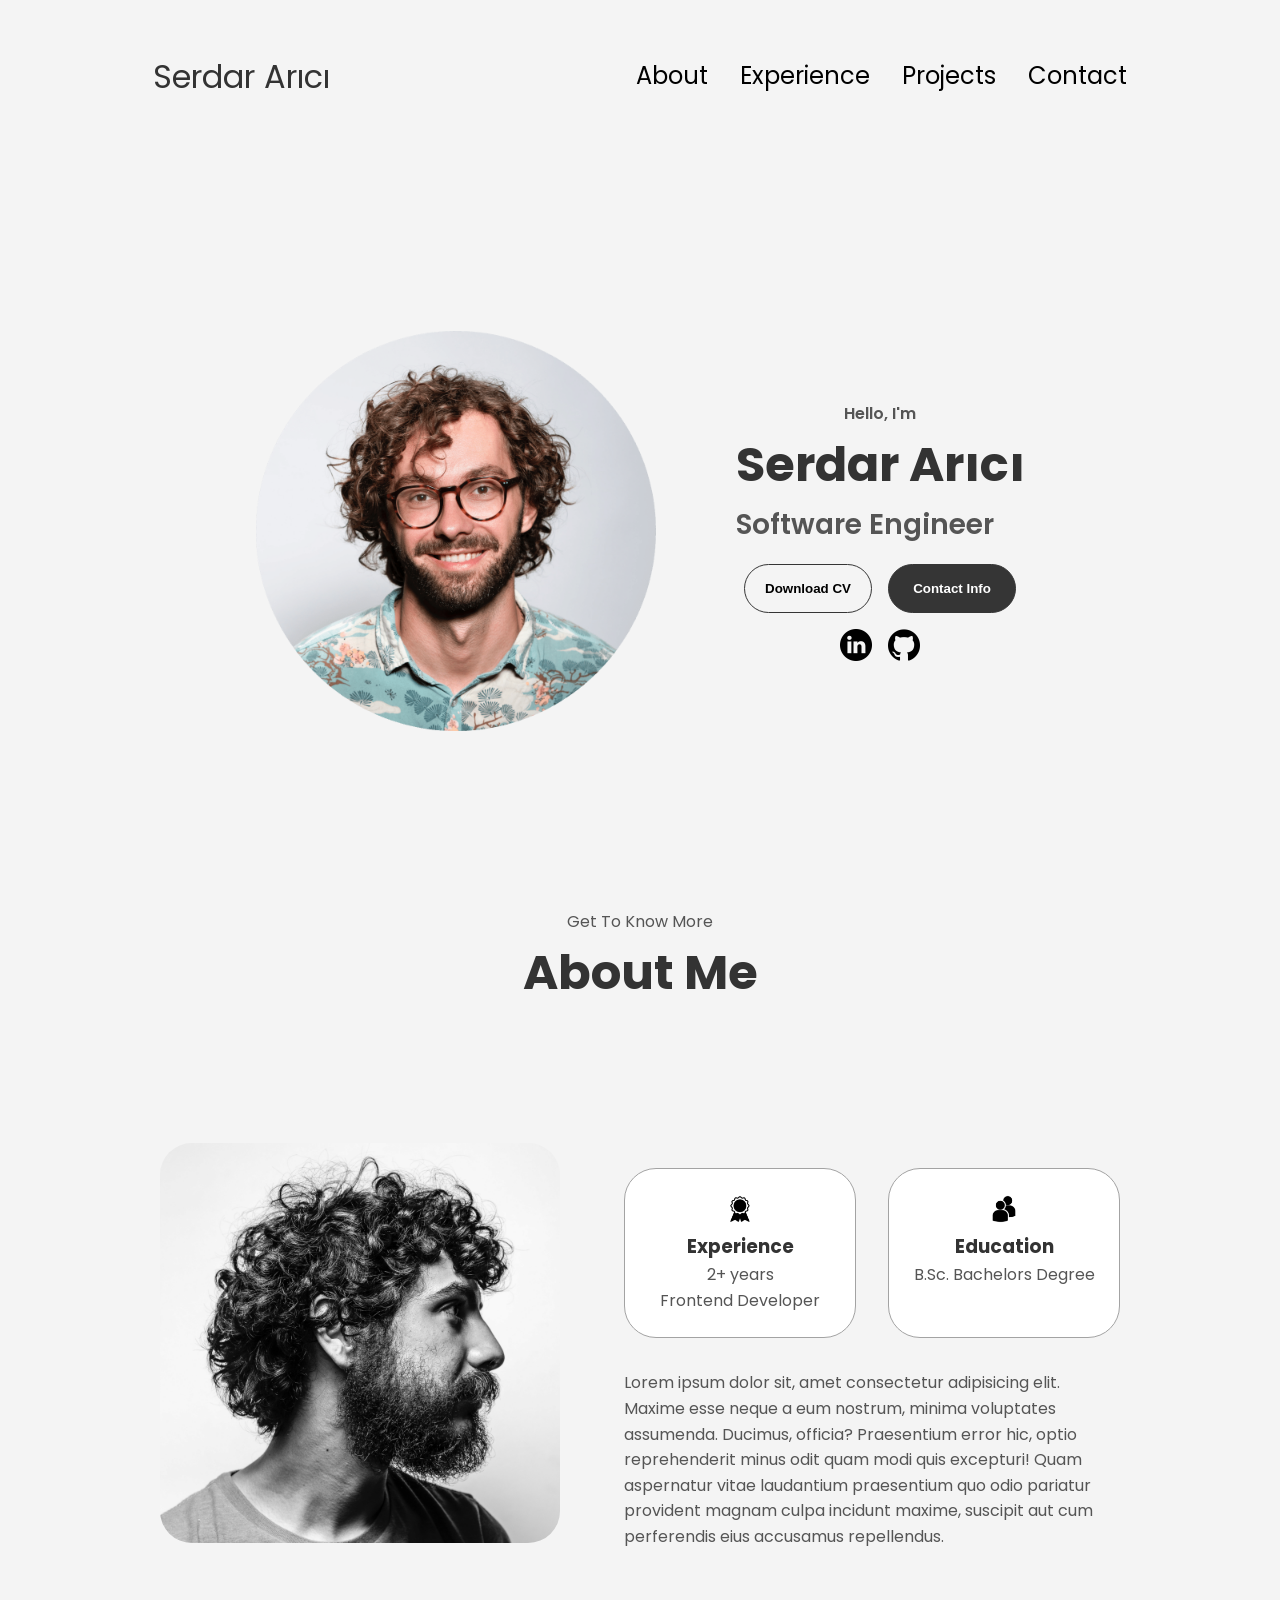
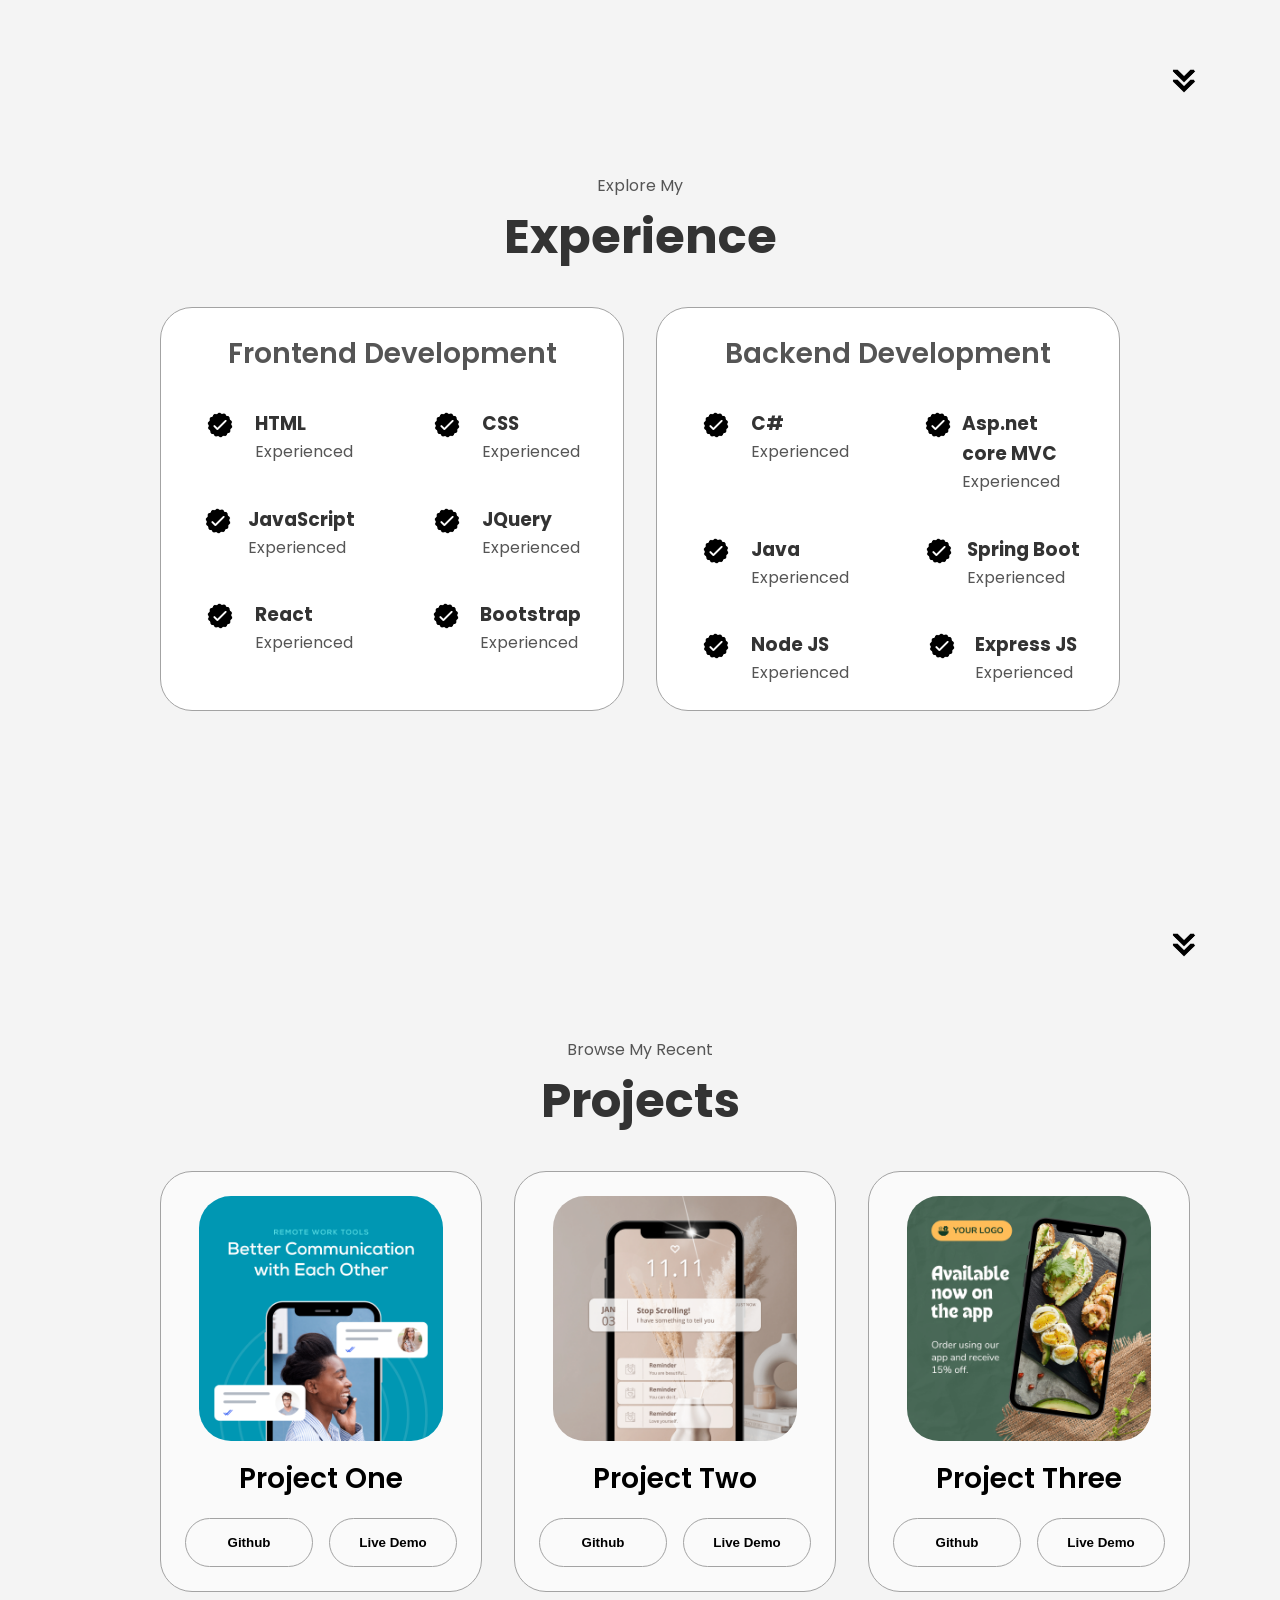
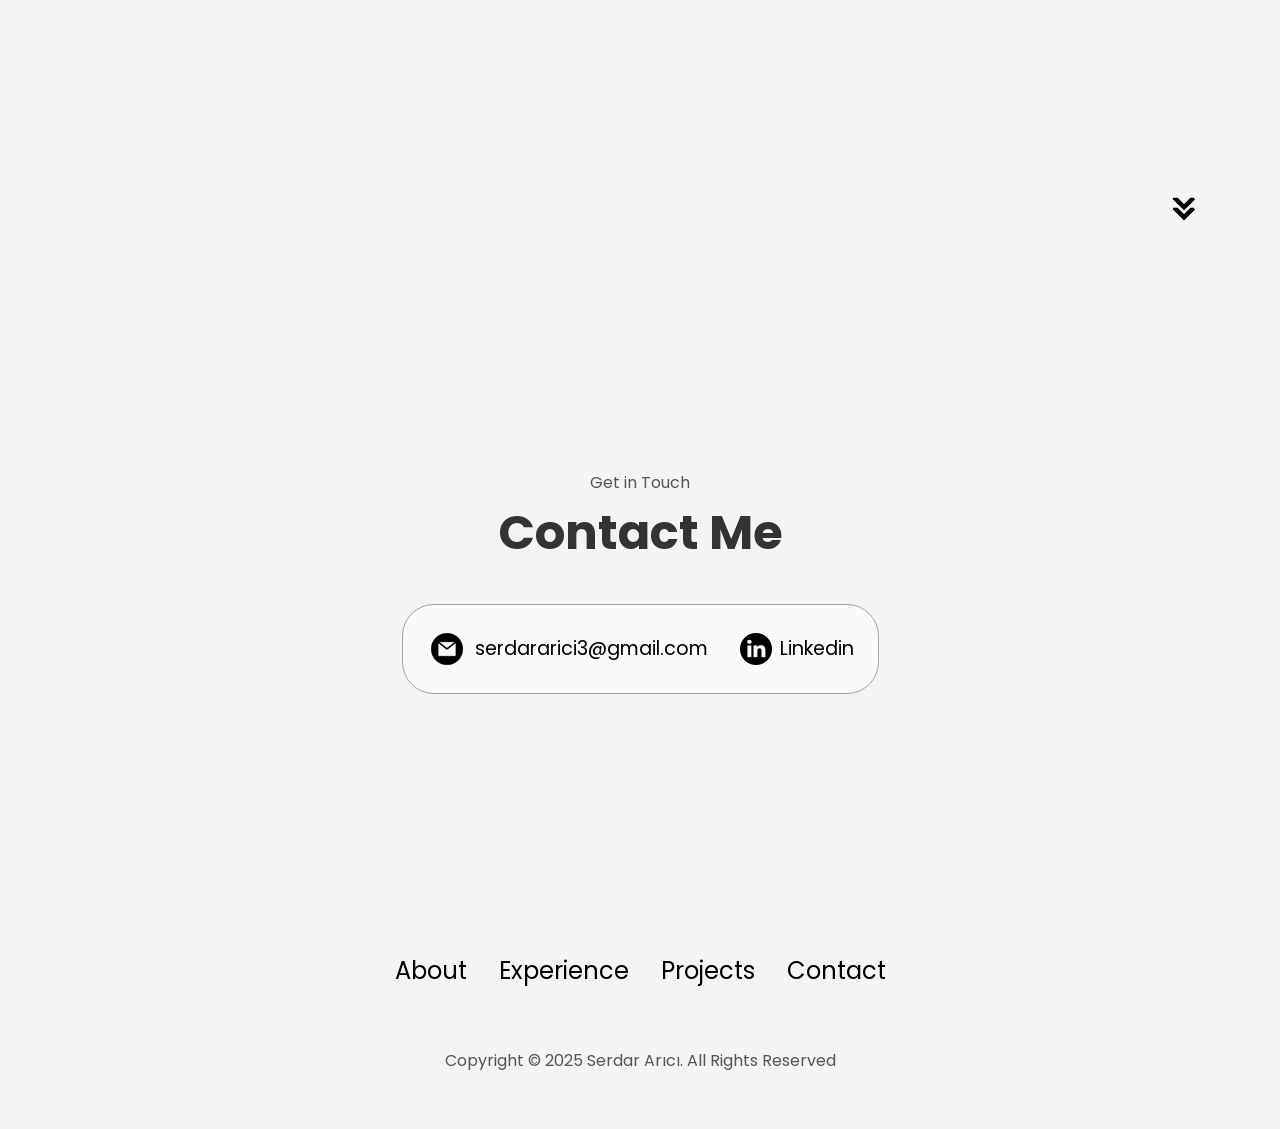
<file: index.html>
<!DOCTYPE html>
<html lang="en">
<head>
    <meta charset="UTF-8">
    <meta name="viewport" content="width=device-width, initial-scale=1.0">
    <title>Serdar Arıcı</title>
    <link rel="stylesheet" href="styles.css">
    <link rel="stylesheet" href="mediaqueries.css">
</head>
<body>

    <nav id="desktop-nav">
        <div class="logo">Serdar Arıcı</div>
        <div>
            <ul class="nav-links">
                <li><a href="#about">About</a></li>
                <li><a href="#experience">Experience</a></li>
                <li><a href="#projects">Projects</a></li>
                <li><a href="#contact">Contact</a></li>
            </ul>
        </div>
    </nav>
    <nav id="hamburger-nav">
        <div class="logo">Serdar Arıcı</div>
        <div class="hamburger-menu">
            <div class="hamburger-icon" onclick="toggleMenu()">
                <span></span>
                <span></span>
                <span></span>
            </div>
            <div class="menu-links">
                <li><a href="#about" onclick="toggleMenu()">About</a></li>
                <li><a href="#experience" onclick="toggleMenu()">Experience</a></li>
                <li><a href="#projects" onclick="toggleMenu()">Projects</a></li>
                <li><a href="#contact" onclick="toggleMenu()">Contact</a></li>
            </div>
        </div>
    </nav>
    <section id="profile">
        <div class="section__pic-container">
            <img src="./assets/profile-pic.png " alt="Serdar Arıcı Profile Picture">
        </div>
        <div class="section__text">
            <p class="section__text__p1">Hello, I'm</p>
            <h1 class="title">Serdar Arıcı</h1>
            <p class="section__text__p2">Software Engineer</p>
            <div class="btn-container">
                <button class="btn btn-color-2" onclick="window.open('./assets/resume-example.pdf')">Download CV</button>
                <button class="btn btn-color-1" onclick="location.href='./#contact'">Contact Info</button>
            </div>
            <div id="socials-container">
                <img src="./assets/linkedin.png" alt="My Linkedin Profile"
                class="icon" onclick="window.open('https://linkedin.com/in/serdararici', '_blank')">
                <img src="./assets/github.png" alt="My Github Profile"
                class="icon" onclick="window.open('https://github.com/serdararici', '_blank')">
            </div>


        </div>
    </section>
    <section id="about">
        <p class="section__text__p1">Get To Know More</p>
        <h1 class="title">About Me</h1>
        <div class="section-container">
            <div class="section__pic-container">
                <img src="assets/about-pic.png" alt="Profile Picture" class="about-pic">
            </div>
            <div class="about-details-container">
                <div class="about-containers">
                    <div class="details-container">
                        <img src="assets/experience.png" alt="Experience Icon" class="icon">
                        <h3>Experience</h3>
                        <p>2+ years <br />Frontend Developer</p>
                    </div>
                    <div class="details-container">
                        <img src="assets/education.png" alt="Education Icon" class="icon">
                        <h3>Education</h3>
                        <p>B.Sc. Bachelors Degree</p>
                    </div>
                </div>
                <div class="text-container">
                    <p>
                        Lorem ipsum dolor sit, amet consectetur adipisicing elit. Maxime esse neque a eum nostrum, minima voluptates assumenda. Ducimus, officia? Praesentium error hic, optio reprehenderit minus odit quam modi quis excepturi! Quam aspernatur vitae laudantium praesentium quo odio pariatur provident magnam culpa incidunt maxime, suscipit aut cum perferendis eius accusamus repellendus.
                    </p>
                </div>
            </div>
            <img src="assets/arrow.png" alt="Arrow Icon" class="icon arrow" onclick= "location.href= './#experience'">
        </div>

    </section>
    <section id="experience">
        <p class="section__text__p1">Explore My</p>
        <h1 class="title">Experience</h1>
        <div class="experience-details-container">
            <div class="about-containers">
                <div class="details-container">
                    <h2 class="experience-sub-title">Frontend Development</h2>
                    <div class="article-container">
                        <article>
                            <img src="./assets/checkmark.png" alt="Experience Icon"
                            class="icon">
                            <div>
                                <h3>HTML</h3>
                                <p>Experienced</p>
                            </div>
                        </article>
                        <article>
                            <img src="./assets/checkmark.png" alt="Experience Icon"
                            class="icon">
                            <div>
                                <h3>CSS</h3>
                                <p>Experienced</p>
                            </div>
                        </article>
                        <article>
                            <img src="./assets/checkmark.png" alt="Experience Icon"
                            class="icon">
                            <div>
                                <h3>JavaScript</h3>
                                <p>Experienced</p>
                            </div>
                        </article>
                        <article>
                            <img src="./assets/checkmark.png" alt="Experience Icon"
                            class="icon">
                            <div>
                                <h3>JQuery</h3>
                                <p>Experienced</p>
                            </div>
                        </article>
                        <article>
                            <img src="./assets/checkmark.png" alt="Experience Icon"
                            class="icon">
                            <div>
                                <h3>React</h3>
                                <p>Experienced</p>
                            </div>
                        </article>
                        <article>
                            <img src="./assets/checkmark.png" alt="Experience Icon"
                            class="icon">
                            <div>
                                <h3>Bootstrap</h3>
                                <p>Experienced</p>
                            </div>
                        </article>
                    </div>
                </div>
                <div class="details-container">
                    <h2 class="experience-sub-title">Backend Development</h2>
                    <div class="article-container">
                        <article>
                            <img src="./assets/checkmark.png" alt="Experience Icon"
                            class="icon">
                            <div>
                                <h3>C#</h3>
                                <p>Experienced</p>
                            </div>
                        </article>
                        <article>
                            <img src="./assets/checkmark.png" alt="Experience Icon"
                            class="icon">
                            <div>
                                <h3>Asp.net core MVC</h3>
                                <p>Experienced</p>
                            </div>
                        </article>
                        <article>
                            <img src="./assets/checkmark.png" alt="Experience Icon"
                            class="icon">
                            <div>
                                <h3>Java</h3>
                                <p>Experienced</p>
                            </div>
                        </article>
                        <article>
                            <img src="./assets/checkmark.png" alt="Experience Icon"
                            class="icon">
                            <div>
                                <h3>Spring Boot</h3>
                                <p>Experienced</p>
                            </div>
                        </article>
                        <article>
                            <img src="./assets/checkmark.png" alt="Experience Icon"
                            class="icon">
                            <div>
                                <h3>Node JS</h3>
                                <p>Experienced</p>
                            </div>
                        </article>
                        <article>
                            <img src="./assets/checkmark.png" alt="Experience Icon"
                            class="icon">
                            <div>
                                <h3>Express JS</h3>
                                <p>Experienced</p>
                            </div>
                        </article>
                    </div>
                </div>
            </div>
        </div>
        <img src="assets/arrow.png" alt="Arrow Icon" class="icon arrow" 
        onclick="location.href='./#projects'">
    </section>
    <section id="projects">
        <p class="section__text__p1">Browse My Recent</p>
        <h1 class="title">Projects</h1>
        <div class="experience-details-container">
            <div class="about-containers">
                <div class="details-container color-container">
                    <div class="article-container">
                        <img src="assets/project-1.png" alt="Project 1" class="project-img">
                    </div>
                    <h2 class="experience-sub-title project-title">Project One</h2>
                    <div class="btn-container">
                        <button class="btn btn-color-2 project-btn" onclick="window.open('https://github.com/serdararici/portfolio')">Github</button>
                        <button class="btn btn-color-2 project-btn" onclick="window.open('https://github.com/serdararici/portfolio')">Live Demo</button>
                    </div>
                </div>
                <div class="details-container color-container">
                    <div class="article-container">
                        <img src="assets/project-2.png" alt="Project 2" class="project-img">
                    </div>
                    <h2 class="experience-sub-title project-title">Project Two</h2>
                    <div class="btn-container">
                        <button class="btn btn-color-2 project-btn" onclick="window.open('https://github.com/serdararici/portfolio')">Github</button>
                        <button class="btn btn-color-2 project-btn" onclick="window.open('https://github.com/serdararici/portfolio')">Live Demo</button>
                    </div>
                </div>
                <div class="details-container color-container">
                    <div class="article-container">
                        <img src="assets/project-3.png" alt="Project 3" class="project-img">
                    </div>
                    <h2 class="experience-sub-title project-title">Project Three</h2>
                    <div class="btn-container">
                        <button class="btn btn-color-2 project-btn" onclick="window.open('https://github.com/serdararici/portfolio')">Github</button>
                        <button class="btn btn-color-2 project-btn" onclick="window.open('https://github.com/serdararici/portfolio')">Live Demo</button>
                    </div>
                </div>
            </div>

        <img src="assets/arrow.png" alt="Arrow Icon" class="icon arrow" onclick="location.href='./#projects'">
    </section>
    <section id="contact">
        <p class="section__text__p1">Get in Touch</p>
        <h1 class="title">Contact Me</h1>
        <div class="contact-info-upper-container">
            <div class="contact-info-container">
                <img src="./assets/email.png" alt="Email Icon"
                class="icon contact-icon email-icon">
                <p><a href="mailto:serdararici3@gmail.com">serdararici3@gmail.com</a>
                </p>
            </div>
            <div class="contact-info-container">
                <img src="./assets/linkedin.png" alt="Linkedin Icon"
                class="icon contact-icon">
                <p><a href="www.linkedin.com/in/serdararici">Linkedin</a>
                </p>
            </div>
        </div>
    </section>
    <footer>
        <nav>
            <div class="nav-links-container">
                <ul class="nav-links">
                    <li><a href="#about">About</a></li>
                    <li><a href="#experience">Experience</a></li>
                    <li><a href="#projects">Projects</a></li>
                    <li><a href="#contact">Contact</a></li>
                </ul>
            </div>
        </nav>
        <p>Copyright &#169; 2025 Serdar Arıcı. All Rights Reserved</p>
    </footer>

    <script src="script.js"></script>
</body>
</html>
</file>
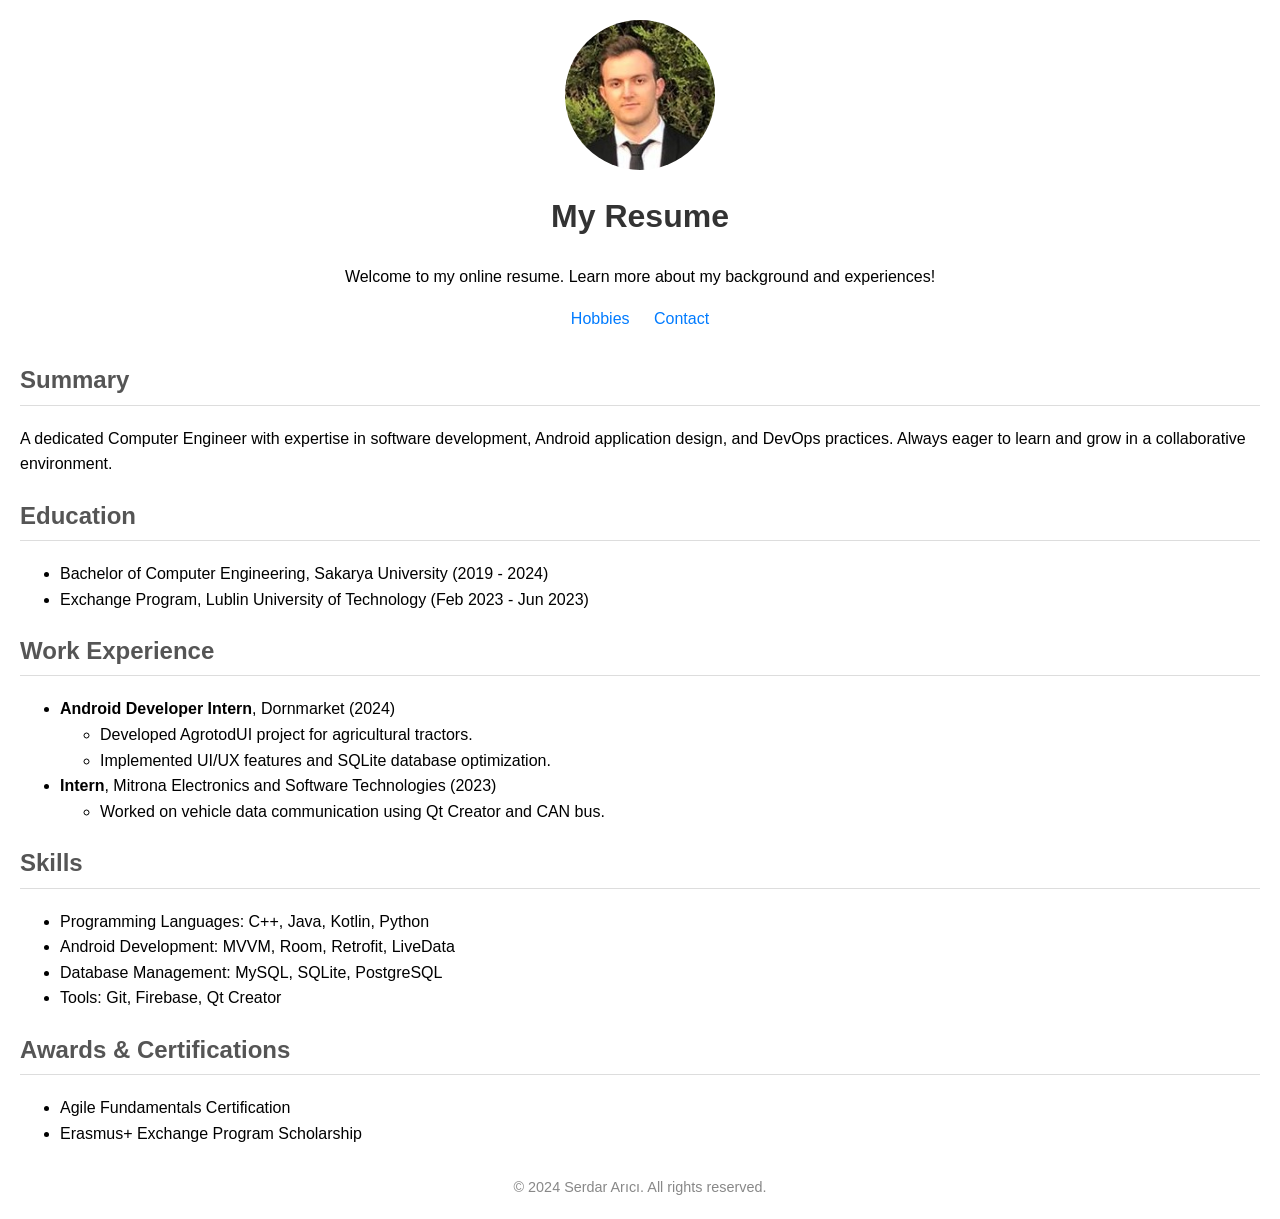
<file: public/myResume.html>
<!DOCTYPE html>
<html lang="en">
<head>
    <meta charset="UTF-8">
    <meta name="viewport" content="width=device-width, initial-scale=1.0">
    <title>My Resume</title>
    <style>
        body {
            font-family: Arial, sans-serif;
            line-height: 1.6;
            margin: 20px;
        }
        header {
            text-align: center;
            margin-bottom: 30px;
        }
        img {
            width: 150px;
            height: 150px;
            border-radius: 50%;
            display: block;
            margin: 0 auto;
        }
        h1 {
            color: #333;
        }
        h2 {
            color: #555;
            border-bottom: 1px solid #ddd;
            padding-bottom: 5px;
        }
        footer {
            margin-top: 30px;
            text-align: center;
            font-size: 0.9em;
            color: #888;
        }
        nav a {
            margin: 0 10px;
            text-decoration: none;
            color: #007BFF;
        }
        nav a:hover {
            text-decoration: underline;
        }
    </style>
</head>
<body>
    <header>
        <img src="../assets/images/profile.jpg" alt="Profile Photo">
        <h1>My Resume</h1>
        <p>Welcome to my online resume. Learn more about my background and experiences!</p>
        <nav>
            <a href="./hobbies.html">Hobbies</a>
            <a href="./contact.html">Contact</a>
        </nav>
    </header>

    <main>
        <section>
            <h2>Summary</h2>
            <p>A dedicated Computer Engineer with expertise in software development, Android application design, and DevOps practices. Always eager to learn and grow in a collaborative environment.</p>
        </section>

        <section>
            <h2>Education</h2>
            <ul>
                <li>Bachelor of Computer Engineering, Sakarya University (2019 - 2024)</li>
                <li>Exchange Program, Lublin University of Technology (Feb 2023 - Jun 2023)</li>
            </ul>
        </section>

        <section>
            <h2>Work Experience</h2>
            <ul>
                <li>
                    <strong>Android Developer Intern</strong>, Dornmarket (2024)
                    <ul>
                        <li>Developed AgrotodUI project for agricultural tractors.</li>
                        <li>Implemented UI/UX features and SQLite database optimization.</li>
                    </ul>
                </li>
                <li>
                    <strong>Intern</strong>, Mitrona Electronics and Software Technologies (2023)
                    <ul>
                        <li>Worked on vehicle data communication using Qt Creator and CAN bus.</li>
                    </ul>
                </li>
            </ul>
        </section>

        <section>
            <h2>Skills</h2>
            <ul>
                <li>Programming Languages: C++, Java, Kotlin, Python</li>
                <li>Android Development: MVVM, Room, Retrofit, LiveData</li>
                <li>Database Management: MySQL, SQLite, PostgreSQL</li>
                <li>Tools: Git, Firebase, Qt Creator</li>
            </ul>
        </section>

        <section>
            <h2>Awards & Certifications</h2>
            <ul>
                <li>Agile Fundamentals Certification</li>
                <li>Erasmus+ Exchange Program Scholarship</li>
            </ul>
        </section>
    </main>

    <footer>
        <p>&copy; 2024 Serdar Arıcı. All rights reserved.</p>
    </footer>
</body>
</html>
</file>
<file: styles.css>
/*GENERAL*/

/* Google Fonts */
@import url('https://fonts.googleapis.com/css2?family=Poppins:wght@300;400;500;600&display=swap');


* {
    margin: 0;
    padding: 0;
}

body {
    font-family: 'Poppins', sans-serif;
    background-color: #f4f4f4;
    color: #333;
    font-size: 16px;
    line-height: 1.6;
}

html {
    scroll-behavior: smooth !important;
}

p {
    color: rgb(85, 85, 85);
}

/*TRANSITION*/

a, .btn {
    transition: all 0.3s ease;
}

/*DESKTOP NAV*/

nav, .nav-links {
    display: flex;
}

nav {
    justify-content: space-around;
    align-items: center;
    height: 17vh;
}

.nav-links {
    gap: 2rem;
    list-style: none;
    font-size: 1.5rem;
}

a {
    color: black;
    text-decoration: none;
    text-decoration-color: white;
}

a:hover {
    color: grey;
    text-decoration: underline;
    text-underline-offset: 1rem;
    text-decoration-color: rgb(181, 181, 181);
}

.logo {
    font-size: 2rem;
}

.logo:hover {
    cursor: default;
}

/*HAMBURGER MENU*/
#hamburger-nav {
    display: none;
}

.hamburger-menu {
    position: relative;
    display: inline-block;
}

.hamburger-icon {
    display: flex;
    flex-direction: column;
    justify-content: space-between;
    height: 24px;
    width: 30px;
    cursor: pointer;
}

.hamburger-icon span {
    display: block;
    height: 2px;
    width: 100%;
    background-color: black;
    border-radius: 5px;
    transition: all 0.3s ease-in-out;
}

.menu-links {
    position: absolute;
    top: 100%;
    right: 0;
    background-color: white;
    width: fit-content;
    max-height: 0;
    overflow: hidden;
    transition: all 0.3s ease-in-out;
}

.menu-links a {
    display: block;
    padding: 10px;
    text-align: center;
    font-size: 1.5rem;
    color: black;
    text-decoration: none;
    transition: all 0.3s ease-in-out;
}

.menu-links li {
    list-style: none;
}

.menu-links.open {
    max-height: 300px;
}

.hamburger-icon.open span:first-child {
    transform: rotate(45deg) translate(10px, 5px);
}

.hamburger-icon.open span:nth-child(2) {
    opacity: 0;
}

.hamburger-icon.open span:last-child {
    transform: rotate(-45deg) translate(10px, -5px);
}

.hamburger-icon span:first-child {
    transform: none;
}

.hamburger-icon span:first-child {
    opacity: 1;
}

.hamburger-icon span:first-child {
    transform: none;
}

/*SECTIONS*/

section {
    padding-top: 4vh;
    height: 96vh;
    margin: 0 10rem;
    box-sizing: border-box;
    min-height: fit-content;
}

.section-container {
    display: flex;
}

/*PROFİLE SECTİON*/

#profile {
    display: flex;
    justify-content: center;
    gap: 5rem;
    height: 80vh;
}

.section__pic-container {
    display: flex;
    height: 400px;
    width: 400px;
    margin: auto 0;
}

.section__text {
    align-self: center;
}

.section__text p {
    font-weight: 600;
}

.section__text__p1 {
    text-align: center;
}

.section__text__p2 {
    font-size: 1.75rem;
    margin-bottom: 1rem;
}

.title {
    font-size: 3rem;
    text-align: center;
}

#socials-container {
    display: flex;
    justify-content: center;
    margin-top: 1rem;
    gap: 1rem;
}

/*ICONS*/

.icon {
    cursor: pointer;
    height: 2rem;
}

/*BUTTONS*/

.btn-container {
    display: flex;
    justify-content: center;
    gap: 1rem;
}

.btn {
    font-weight: 600;
    transition: all 300ms ease;
    padding: 1rem;
    width: 8rem;
    border-radius: 2rem;
}

.btn-color-1, .btn-color-2 {
    border: rgb(53, 53, 53) 0.1rem solid;
}

.btn-color-1:hover, .btn-color-2:hover {
    cursor: pointer;
}

.btn-color-1, .btn-color-2:hover {
    background: rgb(53, 53, 53);
    color: white;
}

.btn-color-2 {
    background: none;
}

.btn-color-2:hover {
    border: rgb(255, 255, 255) 0.1rem solid;
}

.btn-container {
    gap: 1rem;
}

/* ABOUT SECTION */

#about {
    position: relative;
}

.about-containers {
    gap: 2rem;
    margin-bottom: 2rem;
    margin-top: 2rem;
}

.about-details-container {
    justify-content: center;
    flex-direction: column;
}

.about-containers,
.about-details-container {
    display: flex;
}

.about-pic {
    border-radius: 2rem;
}

.arrow {
    position: absolute;
    right: -5rem;
    bottom: 2.5rem;
}

.details-container {
    padding: 1.5rem;
    flex: 1;
    background: white;
    border-radius: 2rem;
    border: rgb(53, 53,53) 0.1rem solid;
    border-color: rgb(163, 163, 163);
    text-align: center;
}

.section-container {
    gap: 4rem;
    height: 80%;
}

.section__pic-container {
    height: 400px;
    width: 400px;
    margin: auto 0;
}

/* EXPERIENCE SECTION */

#experience {
    position: relative;
}

.experience-sub-title {
    color: rgb(85,85,85);
    font-weight: 600;
    font-size: 1.75rem;
    margin-bottom: 2rem;
}

.experience-details-container {
    display: flex;
    justify-content: center;
    flex-direction: column;
}

.article-container {
    display: flex;
    text-align: initial;
    flex-wrap: wrap;
    flex-direction: row;
    gap: 2.5rem;
    justify-content: space-around;
}

article {
    display: flex;
    width: 10rem;
    justify-content: space-around;
    gap: 0.5rem;
}

article .icon{
    cursor: pointer;
}

/* PROJECTS SECTION */

#projects {
    position: relative;
}

.color-container {
    border-color: rgb(163, 163, 163);
    background: rgb(250, 250, 250);
}

.project-img {
    border-radius: 2rem;
    width: 90%;
    height: 90%;
}

.project-title {
    margin: 1rem;
    color: black;
}

.project-btn {
    color: black;
    border-color: rgb(163, 163, 163);
}

/* CONTACT SECTION */

#contact {
    display: flex;
    justify-content: center;
    flex-direction: column;
    height: 70vh;
}

.contact-info-upper-container {
    display: flex;
    justify-content: center;
    border-radius: 2rem;
    border: rgb(53, 53, 53) 0.1rem solid;
    border-color: rgb(163, 163 ,163);
    background: rgb(250, 250, 250);
    margin: 2rem auto;
    padding: 0.5rem;
}

.contact-info-container {
    display: flex;
    align-items: center;
    justify-content: center;
    gap: 0.5rem;
    margin: 1rem;
}

.contact-info-container p {
    font-size: larger;
}

.contact-icon {
    cursor: default;
}

.email-icon {
    height: 2.5rem;
}

/* FOOTER */

footer {
    height: 26vh;
    margin: 0 1rem;
}

footer p {
    text-align: center;
}
</file>
<file: mediaqueries.css>
@media screen and (max-width: 1200px) {
  #desktop-nav {
    display: none;
  }
  #hamburger-nav {
    display: flex;
  }
}
</file>
